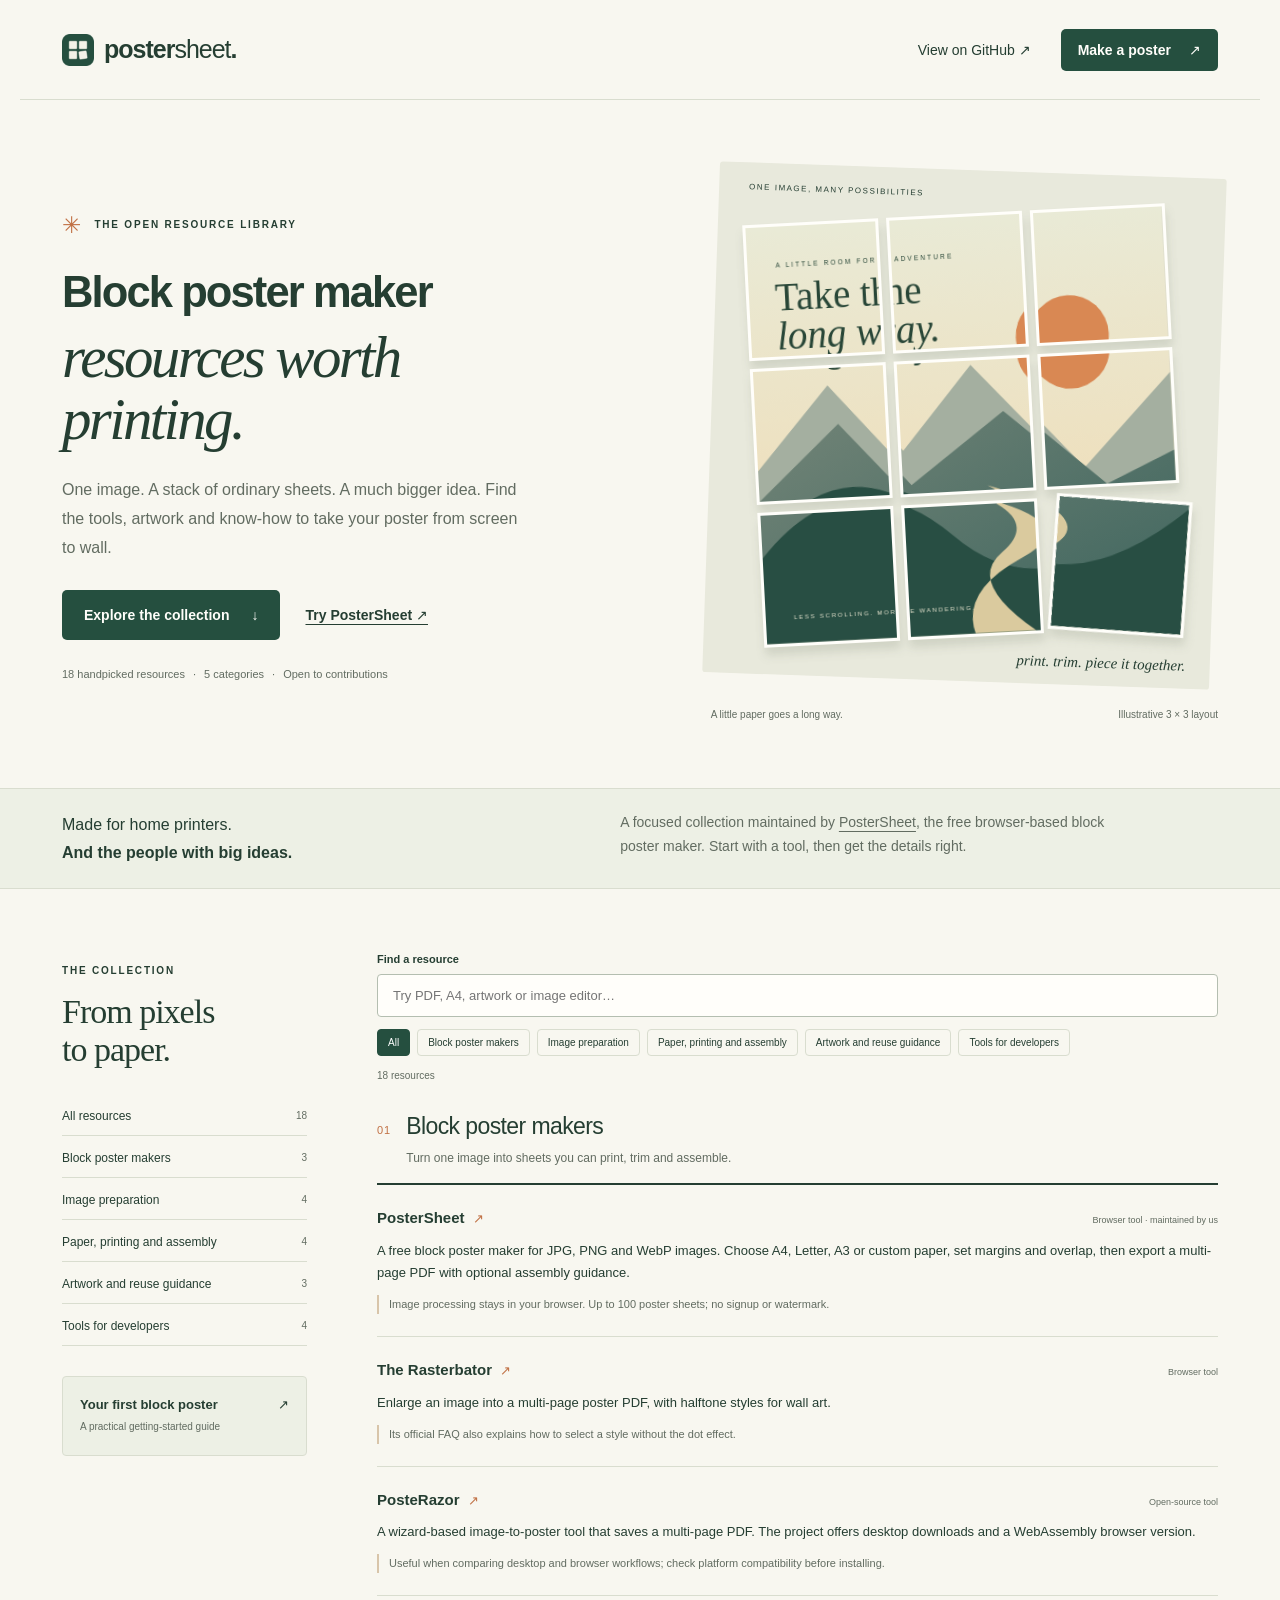
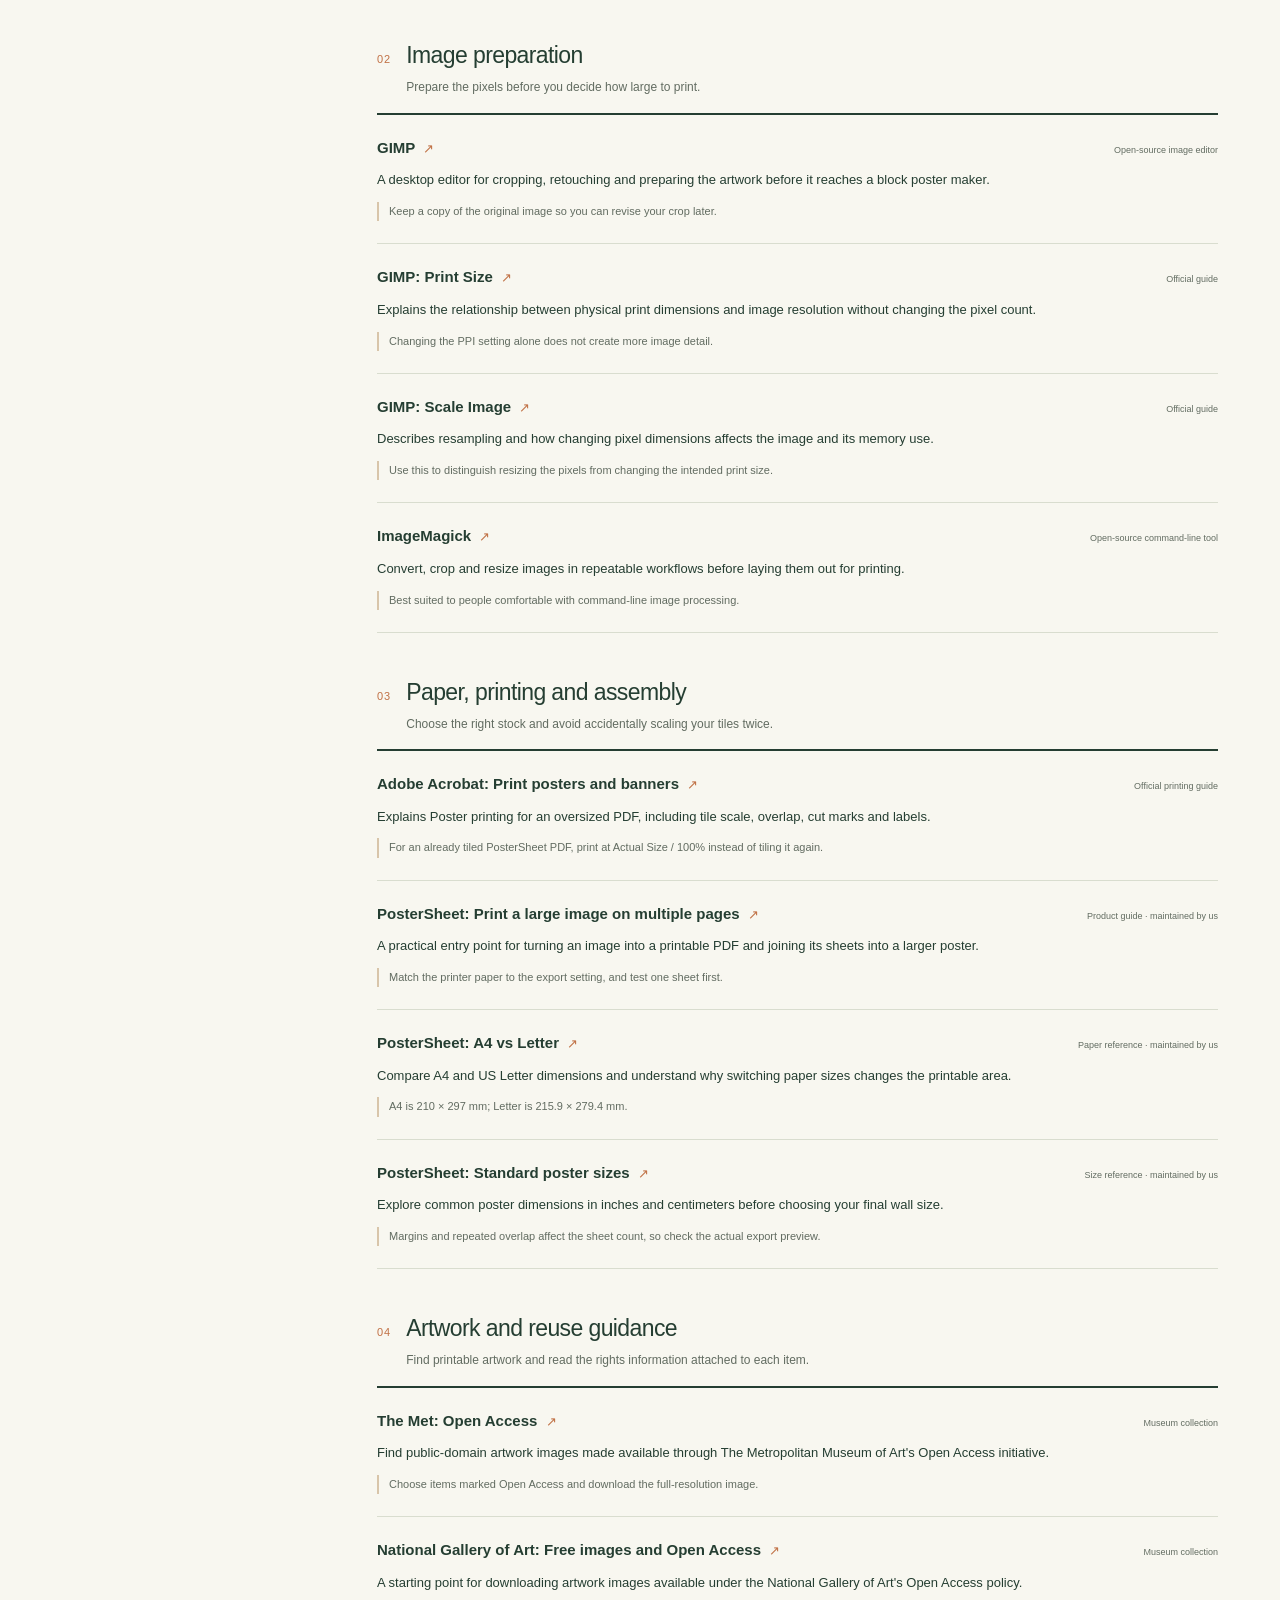
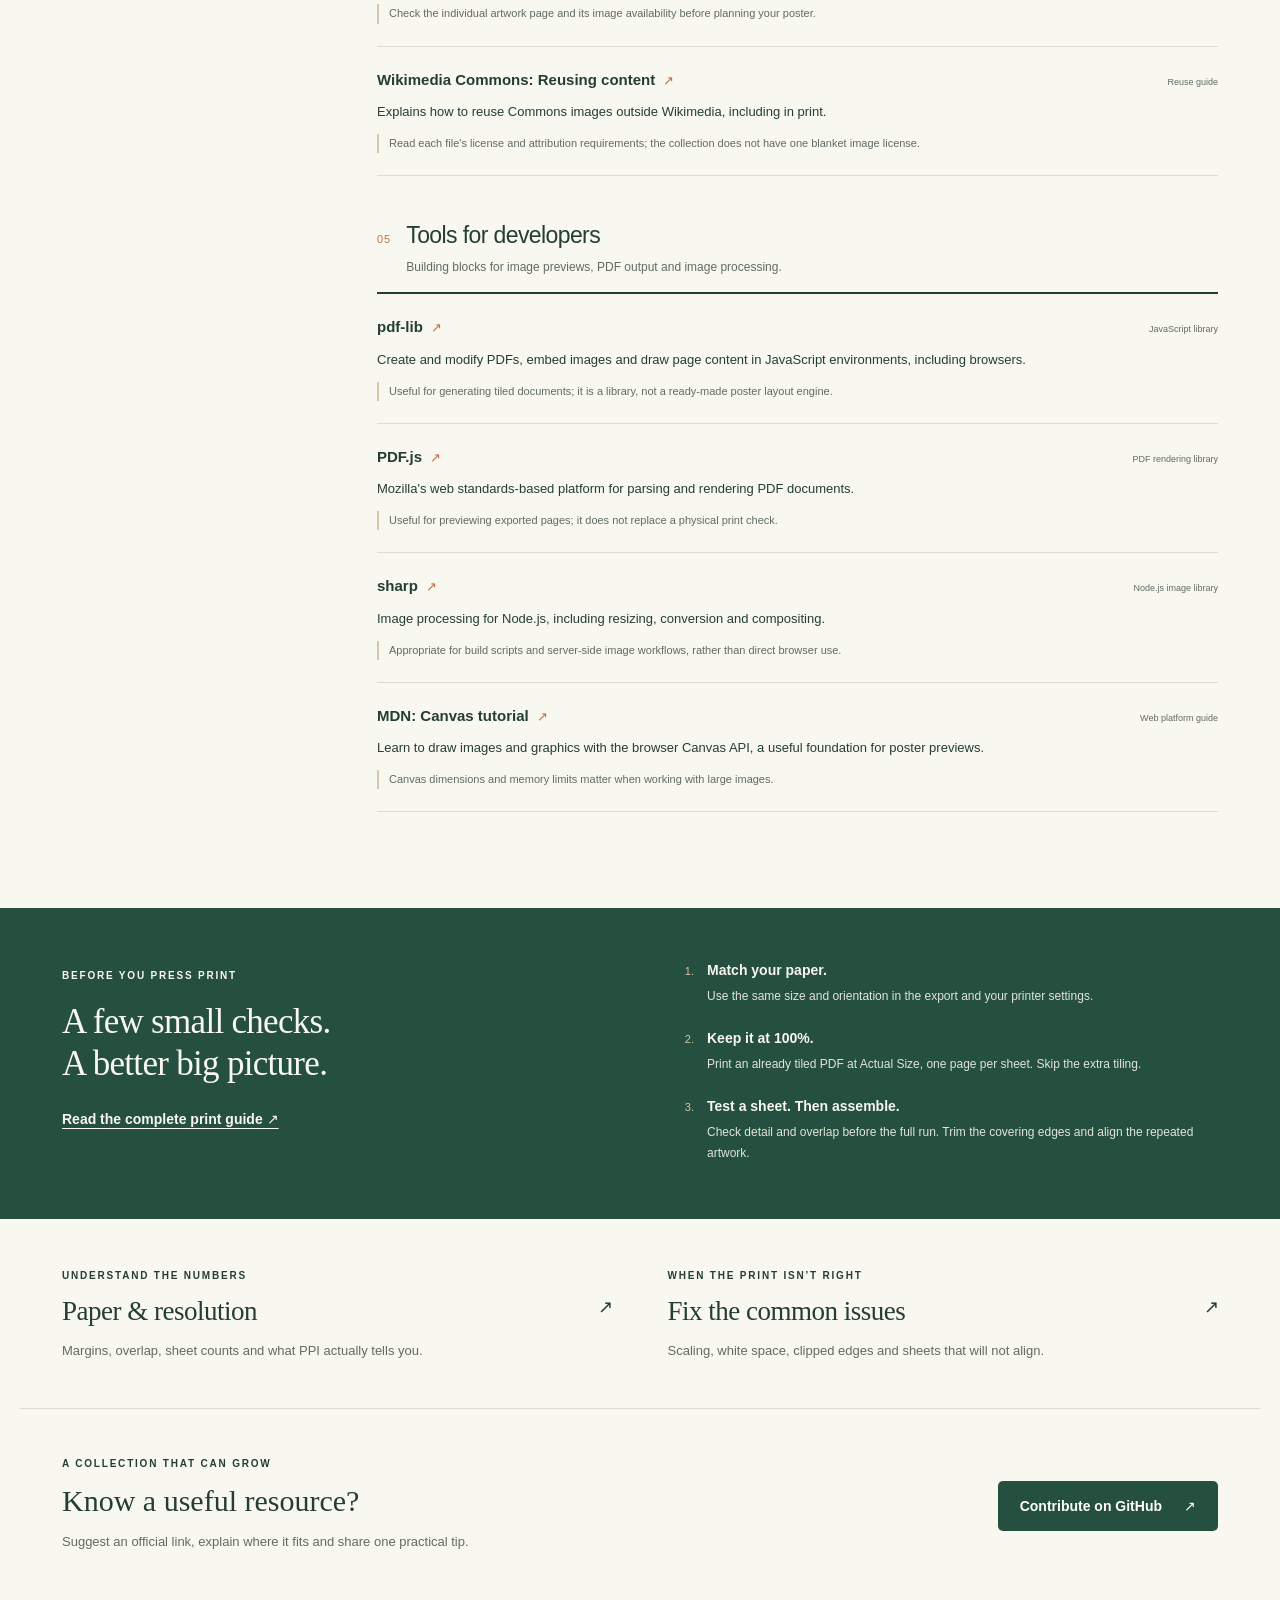
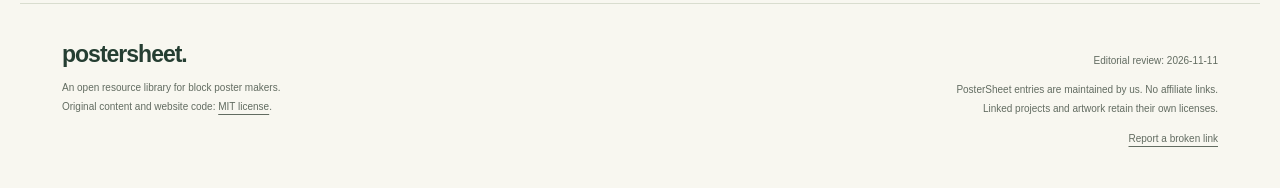
<file: site/index.html>
<!doctype html>
<html lang="en">
<head>
<meta charset="utf-8"><meta name="viewport" content="width=device-width, initial-scale=1">
<title>Block Poster Maker — Awesome Resources &amp; Print Guides</title><meta name="description" content="Block poster maker resources: discover tiling tools, image editors, printable artwork and practical guides for printing large posters on A4 or Letter sheets.">
<link rel="canonical" href="https://djyou32.github.io/Block-poster-maker/"><meta name="robots" content="index,follow">
<meta name="theme-color" content="#254f3f">
<link rel="icon" href="assets/favicon.png" type="image/png" sizes="96x96">
<link rel="icon" href="assets/favicon.ico" type="image/x-icon">
<meta property="og:type" content="website"><meta property="og:title" content="Block Poster Maker — Awesome Resources &amp; Print Guides"><meta property="og:description" content="Block poster maker resources: discover tiling tools, image editors, printable artwork and practical guides for printing large posters on A4 or Letter sheets."><meta property="og:url" content="https://djyou32.github.io/Block-poster-maker/"><meta property="og:image" content="https://djyou32.github.io/Block-poster-maker/assets/social-card.png"><meta property="og:image:width" content="1200"><meta property="og:image:height" content="630"><meta property="og:image:alt" content="Block poster maker: an open resource library by PosterSheet">
<meta name="twitter:card" content="summary_large_image"><meta name="twitter:title" content="Block Poster Maker — Awesome Resources &amp; Print Guides"><meta name="twitter:description" content="Block poster maker resources: discover tiling tools, image editors, printable artwork and practical guides for printing large posters on A4 or Letter sheets."><meta name="twitter:image" content="https://djyou32.github.io/Block-poster-maker/assets/social-card.png">
<link rel="stylesheet" href="assets/style.css"><script src="assets/filter.js" defer></script>
<script type="application/ld+json">{"@context":"https://schema.org","@graph":[{"@type":"WebSite","@id":"https://djyou32.github.io/Block-poster-maker/#website","name":"Block Poster Maker Resource Library","url":"https://djyou32.github.io/Block-poster-maker/","inLanguage":"en"},{"@type":"CollectionPage","@id":"https://djyou32.github.io/Block-poster-maker/#page","url":"https://djyou32.github.io/Block-poster-maker/","name":"Block Poster Maker — Awesome Resources & Print Guides","description":"Block poster maker resources: discover tiling tools, image editors, printable artwork and practical guides for printing large posters on A4 or Letter sheets.","inLanguage":"en","isPartOf":{"@id":"https://djyou32.github.io/Block-poster-maker/#website"},"mainEntity":{"@id":"https://djyou32.github.io/Block-poster-maker/#resources"}},{"@type":"ItemList","@id":"https://djyou32.github.io/Block-poster-maker/#resources","name":"Block poster maker resources","numberOfItems":18,"itemListElement":[{"@type":"ListItem","position":1,"name":"PosterSheet","url":"https://postersheet.com/"},{"@type":"ListItem","position":2,"name":"The Rasterbator","url":"https://rasterbator.net/"},{"@type":"ListItem","position":3,"name":"PosteRazor","url":"https://posterazor.sourceforge.io/"},{"@type":"ListItem","position":4,"name":"GIMP","url":"https://www.gimp.org/"},{"@type":"ListItem","position":5,"name":"GIMP: Print Size","url":"https://docs.gimp.org/3.0/en/gimp-image-print-size.html"},{"@type":"ListItem","position":6,"name":"GIMP: Scale Image","url":"https://docs.gimp.org/3.0/en/gimp-image-scale.html"},{"@type":"ListItem","position":7,"name":"ImageMagick","url":"https://imagemagick.org/"},{"@type":"ListItem","position":8,"name":"Adobe Acrobat: Print posters and banners","url":"https://helpx.adobe.com/acrobat/desktop/print-documents/booklets-posters-banners/posters-banners.html"},{"@type":"ListItem","position":9,"name":"PosterSheet: Print a large image on multiple pages","url":"https://postersheet.com/print-large-image-on-multiple-pages"},{"@type":"ListItem","position":10,"name":"PosterSheet: A4 vs Letter","url":"https://postersheet.com/a4-vs-letter"},{"@type":"ListItem","position":11,"name":"PosterSheet: Standard poster sizes","url":"https://postersheet.com/standard-poster-sizes"},{"@type":"ListItem","position":12,"name":"The Met: Open Access","url":"https://www.metmuseum.org/hubs/open-access"},{"@type":"ListItem","position":13,"name":"National Gallery of Art: Free images and Open Access","url":"https://www.nga.gov/artworks/free-images-and-open-access"},{"@type":"ListItem","position":14,"name":"Wikimedia Commons: Reusing content","url":"https://commons.wikimedia.org/wiki/Commons:Reusing_content_outside_Wikimedia"},{"@type":"ListItem","position":15,"name":"pdf-lib","url":"https://pdf-lib.js.org/"},{"@type":"ListItem","position":16,"name":"PDF.js","url":"https://mozilla.github.io/pdf.js/"},{"@type":"ListItem","position":17,"name":"sharp","url":"https://sharp.pixelplumbing.com/"},{"@type":"ListItem","position":18,"name":"MDN: Canvas tutorial","url":"https://developer.mozilla.org/en-US/docs/Web/API/Canvas_API/Tutorial"}]}]}</script>
</head>
<body>
<a class="skip" href="#main">Skip to resources</a>
<header class="site-header wrap"><a class="brand" href="https://postersheet.com/"><img src="assets/favicon.png" width="32" height="32" alt=""><span>poster<span class="brand-light">sheet</span>.</span></a><nav aria-label="Main navigation"><a href="https://github.com/djyou32/Block-poster-maker">View on GitHub <span aria-hidden="true">↗</span></a><a class="button small" href="https://postersheet.com/">Make a poster <span aria-hidden="true">↗</span></a></nav></header>
<main id="main">
<section class="hero wrap" aria-labelledby="page-title"><div class="hero-copy"><p class="eyebrow"><span aria-hidden="true">✳</span> THE OPEN RESOURCE LIBRARY</p><h1 id="page-title">Block poster maker <span class="serif-line">resources worth<br> printing.</span></h1><p class="intro">One image. A stack of ordinary sheets. A much bigger idea. Find the tools, artwork and know-how to take your poster from screen to wall.</p><div class="hero-actions"><a class="button" href="#resources">Explore the collection <span aria-hidden="true">↓</span></a><a class="text-link" href="https://postersheet.com/">Try PosterSheet <span aria-hidden="true">↗</span></a></div><p class="hero-meta">18 handpicked resources <span>·</span> 5 categories <span>·</span> Open to contributions</p></div><figure class="poster-figure"><div class="poster-board"><div class="poster-grid" role="img" aria-label="An illustrated mountain landscape divided into nine poster tiles"><span style="--x:0%;--y:0%"></span><span style="--x:50%;--y:0%"></span><span style="--x:100%;--y:0%"></span><span style="--x:0%;--y:50%"></span><span style="--x:50%;--y:50%"></span><span style="--x:100%;--y:50%"></span><span style="--x:0%;--y:100%"></span><span style="--x:50%;--y:100%"></span><span style="--x:100%;--y:100%"></span></div><span class="annotation top">ONE IMAGE, MANY POSSIBILITIES</span><span class="annotation bottom">print. trim. piece it together.</span></div><figcaption>A little paper goes a long way. <span>Illustrative 3 × 3 layout</span></figcaption></figure></section>
<div class="intro-strip"><div class="wrap"><p>Made for home printers.<br><strong>And the people with big ideas.</strong></p><p>A focused collection maintained by <a href="https://postersheet.com/">PosterSheet</a>, the free browser-based block poster maker. Start with a tool, then get the details right.</p></div></div>
<section class="collection wrap" id="resources" aria-labelledby="collection-heading"><aside class="sidebar"><p class="eyebrow">THE COLLECTION</p><h2 id="collection-heading">From pixels<br> to paper.</h2><nav aria-label="Resource categories"><a href="#resources">All resources <span>18</span></a><a href="#makers">Block poster makers <span>3</span></a><a href="#image-preparation">Image preparation <span>4</span></a><a href="#printing">Paper, printing and assembly <span>4</span></a><a href="#artwork">Artwork and reuse guidance <span>3</span></a><a href="#developer-tools">Tools for developers <span>4</span></a></nav><a class="guide-link" href="https://github.com/djyou32/Block-poster-maker/blob/main/docs/quick-start.md"><span aria-hidden="true">↗</span> Your first block poster<small>A practical getting-started guide</small></a></aside>
<div class="resource-content"><div class="search-area" hidden><label for="resource-search">Find a resource</label><input id="resource-search" type="search" placeholder="Try PDF, A4, artwork or image editor…"><div class="filters" role="group" aria-label="Filter by category"><button type="button" data-filter="all" aria-pressed="true">All</button><button type="button" data-filter="makers" aria-pressed="false">Block poster makers</button><button type="button" data-filter="image-preparation" aria-pressed="false">Image preparation</button><button type="button" data-filter="printing" aria-pressed="false">Paper, printing and assembly</button><button type="button" data-filter="artwork" aria-pressed="false">Artwork and reuse guidance</button><button type="button" data-filter="developer-tools" aria-pressed="false">Tools for developers</button></div><p id="result-count" class="result-count" aria-live="polite">18 resources</p></div>
<section class="resource-section" id="makers" data-category="makers" aria-labelledby="heading-makers"><header class="category-heading"><span class="number">01</span><div><h3 id="heading-makers">Block poster makers</h3><p>Turn one image into sheets you can print, trim and assemble.</p></div></header><ul class="resource-list"><li class="resource"><div class="resource-top"><h4><a href="https://postersheet.com/">PosterSheet <span aria-hidden="true">↗</span></a></h4><span class="kind">Browser tool · maintained by us</span></div><p>A free block poster maker for JPG, PNG and WebP images. Choose A4, Letter, A3 or custom paper, set margins and overlap, then export a multi-page PDF with optional assembly guidance.</p><p class="resource-note">Image processing stays in your browser. Up to 100 poster sheets; no signup or watermark.</p></li><li class="resource"><div class="resource-top"><h4><a href="https://rasterbator.net/">The Rasterbator <span aria-hidden="true">↗</span></a></h4><span class="kind">Browser tool</span></div><p>Enlarge an image into a multi-page poster PDF, with halftone styles for wall art.</p><p class="resource-note">Its official FAQ also explains how to select a style without the dot effect.</p></li><li class="resource"><div class="resource-top"><h4><a href="https://posterazor.sourceforge.io/">PosteRazor <span aria-hidden="true">↗</span></a></h4><span class="kind">Open-source tool</span></div><p>A wizard-based image-to-poster tool that saves a multi-page PDF. The project offers desktop downloads and a WebAssembly browser version.</p><p class="resource-note">Useful when comparing desktop and browser workflows; check platform compatibility before installing.</p></li></ul></section><section class="resource-section" id="image-preparation" data-category="image-preparation" aria-labelledby="heading-image-preparation"><header class="category-heading"><span class="number">02</span><div><h3 id="heading-image-preparation">Image preparation</h3><p>Prepare the pixels before you decide how large to print.</p></div></header><ul class="resource-list"><li class="resource"><div class="resource-top"><h4><a href="https://www.gimp.org/">GIMP <span aria-hidden="true">↗</span></a></h4><span class="kind">Open-source image editor</span></div><p>A desktop editor for cropping, retouching and preparing the artwork before it reaches a block poster maker.</p><p class="resource-note">Keep a copy of the original image so you can revise your crop later.</p></li><li class="resource"><div class="resource-top"><h4><a href="https://docs.gimp.org/3.0/en/gimp-image-print-size.html">GIMP: Print Size <span aria-hidden="true">↗</span></a></h4><span class="kind">Official guide</span></div><p>Explains the relationship between physical print dimensions and image resolution without changing the pixel count.</p><p class="resource-note">Changing the PPI setting alone does not create more image detail.</p></li><li class="resource"><div class="resource-top"><h4><a href="https://docs.gimp.org/3.0/en/gimp-image-scale.html">GIMP: Scale Image <span aria-hidden="true">↗</span></a></h4><span class="kind">Official guide</span></div><p>Describes resampling and how changing pixel dimensions affects the image and its memory use.</p><p class="resource-note">Use this to distinguish resizing the pixels from changing the intended print size.</p></li><li class="resource"><div class="resource-top"><h4><a href="https://imagemagick.org/">ImageMagick <span aria-hidden="true">↗</span></a></h4><span class="kind">Open-source command-line tool</span></div><p>Convert, crop and resize images in repeatable workflows before laying them out for printing.</p><p class="resource-note">Best suited to people comfortable with command-line image processing.</p></li></ul></section><section class="resource-section" id="printing" data-category="printing" aria-labelledby="heading-printing"><header class="category-heading"><span class="number">03</span><div><h3 id="heading-printing">Paper, printing and assembly</h3><p>Choose the right stock and avoid accidentally scaling your tiles twice.</p></div></header><ul class="resource-list"><li class="resource"><div class="resource-top"><h4><a href="https://helpx.adobe.com/acrobat/desktop/print-documents/booklets-posters-banners/posters-banners.html">Adobe Acrobat: Print posters and banners <span aria-hidden="true">↗</span></a></h4><span class="kind">Official printing guide</span></div><p>Explains Poster printing for an oversized PDF, including tile scale, overlap, cut marks and labels.</p><p class="resource-note">For an already tiled PosterSheet PDF, print at Actual Size / 100% instead of tiling it again.</p></li><li class="resource"><div class="resource-top"><h4><a href="https://postersheet.com/print-large-image-on-multiple-pages">PosterSheet: Print a large image on multiple pages <span aria-hidden="true">↗</span></a></h4><span class="kind">Product guide · maintained by us</span></div><p>A practical entry point for turning an image into a printable PDF and joining its sheets into a larger poster.</p><p class="resource-note">Match the printer paper to the export setting, and test one sheet first.</p></li><li class="resource"><div class="resource-top"><h4><a href="https://postersheet.com/a4-vs-letter">PosterSheet: A4 vs Letter <span aria-hidden="true">↗</span></a></h4><span class="kind">Paper reference · maintained by us</span></div><p>Compare A4 and US Letter dimensions and understand why switching paper sizes changes the printable area.</p><p class="resource-note">A4 is 210 × 297 mm; Letter is 215.9 × 279.4 mm.</p></li><li class="resource"><div class="resource-top"><h4><a href="https://postersheet.com/standard-poster-sizes">PosterSheet: Standard poster sizes <span aria-hidden="true">↗</span></a></h4><span class="kind">Size reference · maintained by us</span></div><p>Explore common poster dimensions in inches and centimeters before choosing your final wall size.</p><p class="resource-note">Margins and repeated overlap affect the sheet count, so check the actual export preview.</p></li></ul></section><section class="resource-section" id="artwork" data-category="artwork" aria-labelledby="heading-artwork"><header class="category-heading"><span class="number">04</span><div><h3 id="heading-artwork">Artwork and reuse guidance</h3><p>Find printable artwork and read the rights information attached to each item.</p></div></header><ul class="resource-list"><li class="resource"><div class="resource-top"><h4><a href="https://www.metmuseum.org/hubs/open-access">The Met: Open Access <span aria-hidden="true">↗</span></a></h4><span class="kind">Museum collection</span></div><p>Find public-domain artwork images made available through The Metropolitan Museum of Art&#39;s Open Access initiative.</p><p class="resource-note">Choose items marked Open Access and download the full-resolution image.</p></li><li class="resource"><div class="resource-top"><h4><a href="https://www.nga.gov/artworks/free-images-and-open-access">National Gallery of Art: Free images and Open Access <span aria-hidden="true">↗</span></a></h4><span class="kind">Museum collection</span></div><p>A starting point for downloading artwork images available under the National Gallery of Art&#39;s Open Access policy.</p><p class="resource-note">Check the individual artwork page and its image availability before planning your poster.</p></li><li class="resource"><div class="resource-top"><h4><a href="https://commons.wikimedia.org/wiki/Commons:Reusing_content_outside_Wikimedia">Wikimedia Commons: Reusing content <span aria-hidden="true">↗</span></a></h4><span class="kind">Reuse guide</span></div><p>Explains how to reuse Commons images outside Wikimedia, including in print.</p><p class="resource-note">Read each file&#39;s license and attribution requirements; the collection does not have one blanket image license.</p></li></ul></section><section class="resource-section" id="developer-tools" data-category="developer-tools" aria-labelledby="heading-developer-tools"><header class="category-heading"><span class="number">05</span><div><h3 id="heading-developer-tools">Tools for developers</h3><p>Building blocks for image previews, PDF output and image processing.</p></div></header><ul class="resource-list"><li class="resource"><div class="resource-top"><h4><a href="https://pdf-lib.js.org/">pdf-lib <span aria-hidden="true">↗</span></a></h4><span class="kind">JavaScript library</span></div><p>Create and modify PDFs, embed images and draw page content in JavaScript environments, including browsers.</p><p class="resource-note">Useful for generating tiled documents; it is a library, not a ready-made poster layout engine.</p></li><li class="resource"><div class="resource-top"><h4><a href="https://mozilla.github.io/pdf.js/">PDF.js <span aria-hidden="true">↗</span></a></h4><span class="kind">PDF rendering library</span></div><p>Mozilla&#39;s web standards-based platform for parsing and rendering PDF documents.</p><p class="resource-note">Useful for previewing exported pages; it does not replace a physical print check.</p></li><li class="resource"><div class="resource-top"><h4><a href="https://sharp.pixelplumbing.com/">sharp <span aria-hidden="true">↗</span></a></h4><span class="kind">Node.js image library</span></div><p>Image processing for Node.js, including resizing, conversion and compositing.</p><p class="resource-note">Appropriate for build scripts and server-side image workflows, rather than direct browser use.</p></li><li class="resource"><div class="resource-top"><h4><a href="https://developer.mozilla.org/en-US/docs/Web/API/Canvas_API/Tutorial">MDN: Canvas tutorial <span aria-hidden="true">↗</span></a></h4><span class="kind">Web platform guide</span></div><p>Learn to draw images and graphics with the browser Canvas API, a useful foundation for poster previews.</p><p class="resource-note">Canvas dimensions and memory limits matter when working with large images.</p></li></ul></section>
<p class="empty" hidden>No resources match your search. Try another term or choose All.</p></div></section>
<section class="print-guide" id="print-guide" aria-labelledby="print-guide-heading"><div class="wrap"><div><p class="eyebrow">BEFORE YOU PRESS PRINT</p><h2 id="print-guide-heading">A few small checks.<br>A better big picture.</h2><a href="https://github.com/djyou32/Block-poster-maker/blob/main/docs/quick-start.md" class="text-link">Read the complete print guide ↗</a></div><ol><li><strong>Match your paper.</strong><p>Use the same size and orientation in the export and your printer settings.</p></li><li><strong>Keep it at 100%.</strong><p>Print an already tiled PDF at Actual Size, one page per sheet. Skip the extra tiling.</p></li><li><strong>Test a sheet. Then assemble.</strong><p>Check detail and overlap before the full run. Trim the covering edges and align the repeated artwork.</p></li></ol></div></section>
<section class="guides wrap" aria-label="More printing documentation"><a href="https://github.com/djyou32/Block-poster-maker/blob/main/docs/paper-and-resolution.md"><span class="eyebrow">UNDERSTAND THE NUMBERS</span><h2>Paper & resolution <span aria-hidden="true">↗</span></h2><p>Margins, overlap, sheet counts and what PPI actually tells you.</p></a><a href="https://github.com/djyou32/Block-poster-maker/blob/main/docs/troubleshooting.md"><span class="eyebrow">WHEN THE PRINT ISN’T RIGHT</span><h2>Fix the common issues <span aria-hidden="true">↗</span></h2><p>Scaling, white space, clipped edges and sheets that will not align.</p></a></section>
<section class="contribute wrap"><div><p class="eyebrow">A COLLECTION THAT CAN GROW</p><h2>Know a useful resource?</h2><p>Suggest an official link, explain where it fits and share one practical tip.</p></div><a class="button" href="https://github.com/djyou32/Block-poster-maker/blob/main/CONTRIBUTING.md">Contribute on GitHub <span aria-hidden="true">↗</span></a></section>
</main><footer class="wrap footer"><div><a class="brand" href="https://postersheet.com/">postersheet.</a><p>An open resource library for block poster makers.<br>Original content and website code: <a href="https://github.com/djyou32/Block-poster-maker/blob/main/LICENSE">MIT license</a>.</p></div><div><p>Editorial review: <time datetime="2026-11-11">2026-11-11</time></p><p>PosterSheet entries are maintained by us. No affiliate links.<br>Linked projects and artwork retain their own licenses.</p><a href="https://github.com/djyou32/Block-poster-maker/issues">Report a broken link</a></div></footer>
</body></html>
</file>
<file: site/assets/style.css>
:root{--paper:#f8f7f0;--ink:#253e32;--muted:#626c61;--line:#d9ddcf;--green:#254f3f;--soft:#edf0e5;--orange:#c17145;--white:#fffefa;font-family:Arial,Helvetica,sans-serif;color:var(--ink);background:var(--paper);font-synthesis:none}*{box-sizing:border-box}body{margin:0}a{color:inherit;text-underline-offset:4px}button,input{font:inherit}button,a,input{-webkit-tap-highlight-color:transparent}a:focus-visible,button:focus-visible,input:focus-visible{outline:3px solid var(--orange);outline-offset:5px}[hidden]{display:none!important}.wrap{max-width:1240px;margin:auto;padding-left:42px;padding-right:42px}.skip{position:fixed;z-index:20;top:-100px;left:15px;background:var(--green);color:white;padding:15px}.skip:focus{top:15px}.site-header{height:100px;display:flex;align-items:center;justify-content:space-between;border-bottom:1px solid var(--line);gap:20px}.brand{display:flex;align-items:center;gap:10px;text-decoration:none;font-size:25px;font-weight:700;letter-spacing:-1px}.brand-light{font-weight:400}.site-header nav{display:flex;align-items:center;gap:30px;font-size:14px}.site-header nav>a:not(.button){text-decoration:none}.button{display:inline-flex;justify-content:center;align-items:center;gap:22px;min-height:50px;padding:14px 22px;border-radius:5px;background:var(--green);color:#fffefa;text-decoration:none;font-size:14px;font-weight:600;transition:background .15s}.button:hover{background:#163b2b}.button.small{min-height:42px;padding:11px 17px;gap:18px}.hero{display:grid;grid-template-columns:1.18fr 1fr;gap:50px;align-items:center;padding-top:70px;padding-bottom:65px}.eyebrow{font-size:10px;font-weight:700;letter-spacing:1.8px;line-height:1.6}.eyebrow>span{font-size:23px;vertical-align:middle;margin-right:7px;color:var(--orange)}h1{font-size:clamp(35px,3.4vw,48px);line-height:1.07;letter-spacing:-1.9px;margin:25px 0}.serif-line{display:block;font-family:Georgia,'Times New Roman',serif;font-size:clamp(42px,4.6vw,65px);font-style:italic;font-weight:400;letter-spacing:-2.6px;line-height:1.05;margin-top:12px}.intro{font-size:16px;line-height:1.8;max-width:470px;color:var(--muted)}.hero-actions{display:flex;align-items:center;gap:25px;margin-top:28px}.text-link{font-size:14px;font-weight:600}.hero-meta{font-size:11px;color:var(--muted);margin-top:25px;line-height:1.8}.hero-meta span{padding:0 5px}.poster-figure{margin:0}.poster-board{position:relative;padding:44px 42px;background:#e8e9dc;border-radius:3px;transform:rotate(2deg)}.poster-grid{display:grid;grid-template-columns:repeat(3,1fr);gap:8px;aspect-ratio:1;transform:rotate(-5deg);filter:drop-shadow(1px 8px 5px #34412c22)}.poster-grid span{background-image:url('poster.svg');background-size:300% 300%;background-position:var(--x) var(--y);border:3px solid #fffefa}.poster-grid span:nth-child(9){transform:rotate(7deg) translate(4px,3px)}.annotation{position:absolute;font-size:8px;letter-spacing:1.5px}.annotation.top{top:20px;left:30px}.annotation.bottom{bottom:14px;right:25px;font:italic 15px Georgia,serif;letter-spacing:0}.poster-figure figcaption{display:flex;justify-content:space-between;font-size:10px;line-height:1.7;gap:15px;margin-top:25px;color:var(--muted)}.intro-strip{border-top:1px solid var(--line);border-bottom:1px solid var(--line);background:var(--soft)}.intro-strip .wrap{display:grid;grid-template-columns:1fr 1.2fr;gap:60px;padding-top:22px;padding-bottom:22px}.intro-strip p{font-size:14px;line-height:1.7;margin:0}.intro-strip p:first-child{font-size:16px}.intro-strip p:last-child{color:var(--muted);max-width:520px}.collection{display:grid;grid-template-columns:245px minmax(0,1fr);gap:70px;padding-top:64px;padding-bottom:50px;align-items:start}.sidebar{position:sticky;top:30px}.sidebar h2{font:400 34px/1.12 Georgia,serif;letter-spacing:-1px;margin:14px 0 28px}.sidebar nav{display:flex;flex-direction:column;gap:3px}.sidebar nav a{display:flex;align-items:center;justify-content:space-between;padding:12px 0;border-bottom:1px solid var(--line);text-decoration:none;font-size:12px;gap:8px}.sidebar nav a:hover{color:var(--orange)}.sidebar nav span{font-size:10px;color:var(--muted)}.guide-link{display:block;margin-top:30px;padding:20px 17px;background:var(--soft);font-size:13px;font-weight:700;text-decoration:none;border:1px solid var(--line);border-radius:4px}.guide-link>span{float:right}.guide-link small{display:block;font-size:10px;font-weight:400;line-height:1.6;margin-top:7px;color:var(--muted)}.search-area{margin-bottom:32px}.search-area label{display:block;font-size:11px;font-weight:700;margin-bottom:9px}.search-area input{width:100%;border:1px solid #b4beb0;border-radius:4px;padding:13px 15px;background:var(--white);font-size:13px;color:var(--ink)}.filters{display:flex;flex-wrap:wrap;gap:7px;margin-top:12px}.filters button{padding:7px 10px;border:1px solid var(--line);border-radius:4px;font-size:10px;color:var(--ink);background:transparent;cursor:pointer}.filters button[aria-pressed=true]{background:var(--green);border-color:var(--green);color:white}.result-count{font-size:10px;color:var(--muted);margin:14px 0 0}.resource-section{scroll-margin-top:25px;margin-bottom:46px}.category-heading{display:flex;gap:15px;border-bottom:2px solid var(--ink);padding-bottom:15px;align-items:baseline}.number{font-size:11px;letter-spacing:1px;color:var(--orange)}.category-heading h3{font-size:23px;font-weight:500;letter-spacing:-.6px;margin:0 0 8px}.category-heading p{font-size:12px;line-height:1.7;color:var(--muted);margin:0}.resource-list{list-style:none;margin:0;padding:0}.resource{padding:22px 0;border-bottom:1px solid var(--line)}.resource-top{display:flex;justify-content:space-between;align-items:baseline;gap:14px}.resource h4{margin:0;font-size:15px;line-height:1.5}.resource h4 a{text-decoration:none}.resource h4 a:hover{text-decoration:underline}.resource h4 span{color:var(--orange);font-size:13px;margin-left:4px}.kind{font-size:9px;color:var(--muted);flex-shrink:0;max-width:200px;text-align:right;line-height:1.6}.resource p{font-size:13px;line-height:1.75;margin:10px 0 0}.resource p.resource-note{font-size:11px;color:var(--muted);border-left:2px solid #d8c5aa;padding-left:10px}.empty{padding:25px;background:var(--soft);line-height:1.7}.print-guide{background:var(--green);color:var(--paper)}.print-guide .wrap{display:grid;grid-template-columns:1fr 1fr;gap:70px;padding-top:50px;padding-bottom:50px}.print-guide h2{font:400 35px/1.2 Georgia,serif;letter-spacing:-.7px;margin:17px 0 25px}.print-guide ol{margin:4px 0;padding-left:22px}.print-guide li{padding-left:10px;margin-bottom:22px;font-size:14px}.print-guide li:last-child{margin:0}.print-guide li::marker{font-size:11px;color:#d9c69f}.print-guide p:not(.eyebrow){font-size:12px;line-height:1.8;color:#e1e5da;margin:8px 0 0}.guides{display:grid;grid-template-columns:1fr 1fr;gap:55px;padding-top:46px;padding-bottom:46px}.guides>a{text-decoration:none}.guides h2{font:400 27px Georgia,serif;letter-spacing:-.5px;margin:12px 0}.guides h2 span{font:18px Arial,sans-serif;float:right}.guides p{font-size:13px;line-height:1.7;color:var(--muted);margin-bottom:0}.guides a:hover h2{text-decoration:underline;text-underline-offset:6px}.contribute{display:flex;justify-content:space-between;align-items:center;gap:30px;border-top:1px solid var(--line);border-bottom:1px solid var(--line);padding-top:37px;padding-bottom:37px}.contribute h2{font:400 30px Georgia,serif;margin:12px 0}.contribute p:not(.eyebrow){font-size:13px;color:var(--muted);line-height:1.7}.footer{display:flex;justify-content:space-between;gap:30px;padding-top:37px;padding-bottom:40px}.footer .brand{font-size:23px}.footer p,.footer>div>a:not(.brand){font-size:10px;color:var(--muted);line-height:1.9}.footer>div:last-child{text-align:right}@media(min-width:1500px){.hero{padding-top:85px;padding-bottom:85px}}@media(max-width:960px){.wrap{padding-left:28px;padding-right:28px}.hero{gap:25px}.hero-actions{gap:15px}.hero-actions .button{padding:13px 16px;gap:10px}.collection{grid-template-columns:190px minmax(0,1fr);gap:35px}.resource-top{display:block}.kind{display:block;text-align:left;margin-top:5px;max-width:none}.poster-board{padding:40px 26px}.print-guide .wrap{gap:35px}}@media(max-width:700px){.wrap{padding-left:22px;padding-right:22px}.site-header{height:78px}.brand{font-size:23px}.brand img{width:27px;height:27px}.site-header nav{gap:12px;font-size:11px}.button.small{font-size:11px;gap:9px;padding:10px 12px;min-height:39px}.hero{grid-template-columns:1fr;gap:42px;padding-top:38px;padding-bottom:37px}h1{font-size:37px}.serif-line{font-size:53px}.hero-copy{max-width:520px}.intro{font-size:15px}.hero-actions{gap:22px}.hero-meta{font-size:10px}.poster-figure{max-width:410px;width:100%;margin:auto}.poster-board{padding:40px 35px}.intro-strip .wrap{grid-template-columns:1fr;gap:12px;padding-top:22px;padding-bottom:22px}.intro-strip p{font-size:13px}.collection{grid-template-columns:1fr;gap:30px;padding-top:36px}.sidebar{position:static}.sidebar h2{font-size:32px;margin:12px 0 20px}.sidebar h2 br{display:none}.sidebar nav{display:grid;grid-template-columns:1fr 1fr;column-gap:20px}.sidebar nav a{font-size:10px}.guide-link{margin-top:18px}.resource-section{margin-bottom:35px}.category-heading h3{font-size:22px}.print-guide .wrap{grid-template-columns:1fr;gap:30px;padding-top:36px;padding-bottom:36px}.print-guide h2{font-size:32px}.guides{grid-template-columns:1fr;gap:32px;padding-top:35px;padding-bottom:35px}.contribute{align-items:flex-start;flex-direction:column;gap:10px}.footer{flex-direction:column;gap:15px}.footer>div:last-child{text-align:left}}@media(max-width:380px){.site-header nav>a:first-child{font-size:10px;max-width:42px}.site-header nav{gap:10px}.brand{font-size:20px;gap:6px}h1{font-size:32px}.serif-line{font-size:46px}.hero-actions{gap:15px}.hero-actions a{font-size:12px}.hero-meta span{padding:0 2px}}@media(prefers-reduced-motion:reduce){*{transition:none!important}}@media print{.site-header nav,.hero-actions,.search-area,.sidebar,.contribute,.skip{display:none!important}.wrap{max-width:none;padding:15px}.hero,.collection,.print-guide .wrap{display:block}.poster-figure{max-width:300px;margin:25px auto}.resource[hidden],.resource-section[hidden]{display:block!important}.resource{break-inside:avoid}.print-guide{background:white;color:black}.print-guide p:not(.eyebrow){color:black}.footer{display:block}.footer>div:last-child{text-align:left}}

@media(max-width:380px){.site-header{height:auto;min-height:100px;flex-wrap:wrap;padding-top:16px;padding-bottom:16px;gap:14px}.site-header nav{width:100%;justify-content:space-between}.site-header nav>a:first-child{max-width:none;font-size:12px}.site-header .button.small{font-size:12px}.hero-actions{flex-wrap:wrap}.text-link{white-space:nowrap}}
</file>
